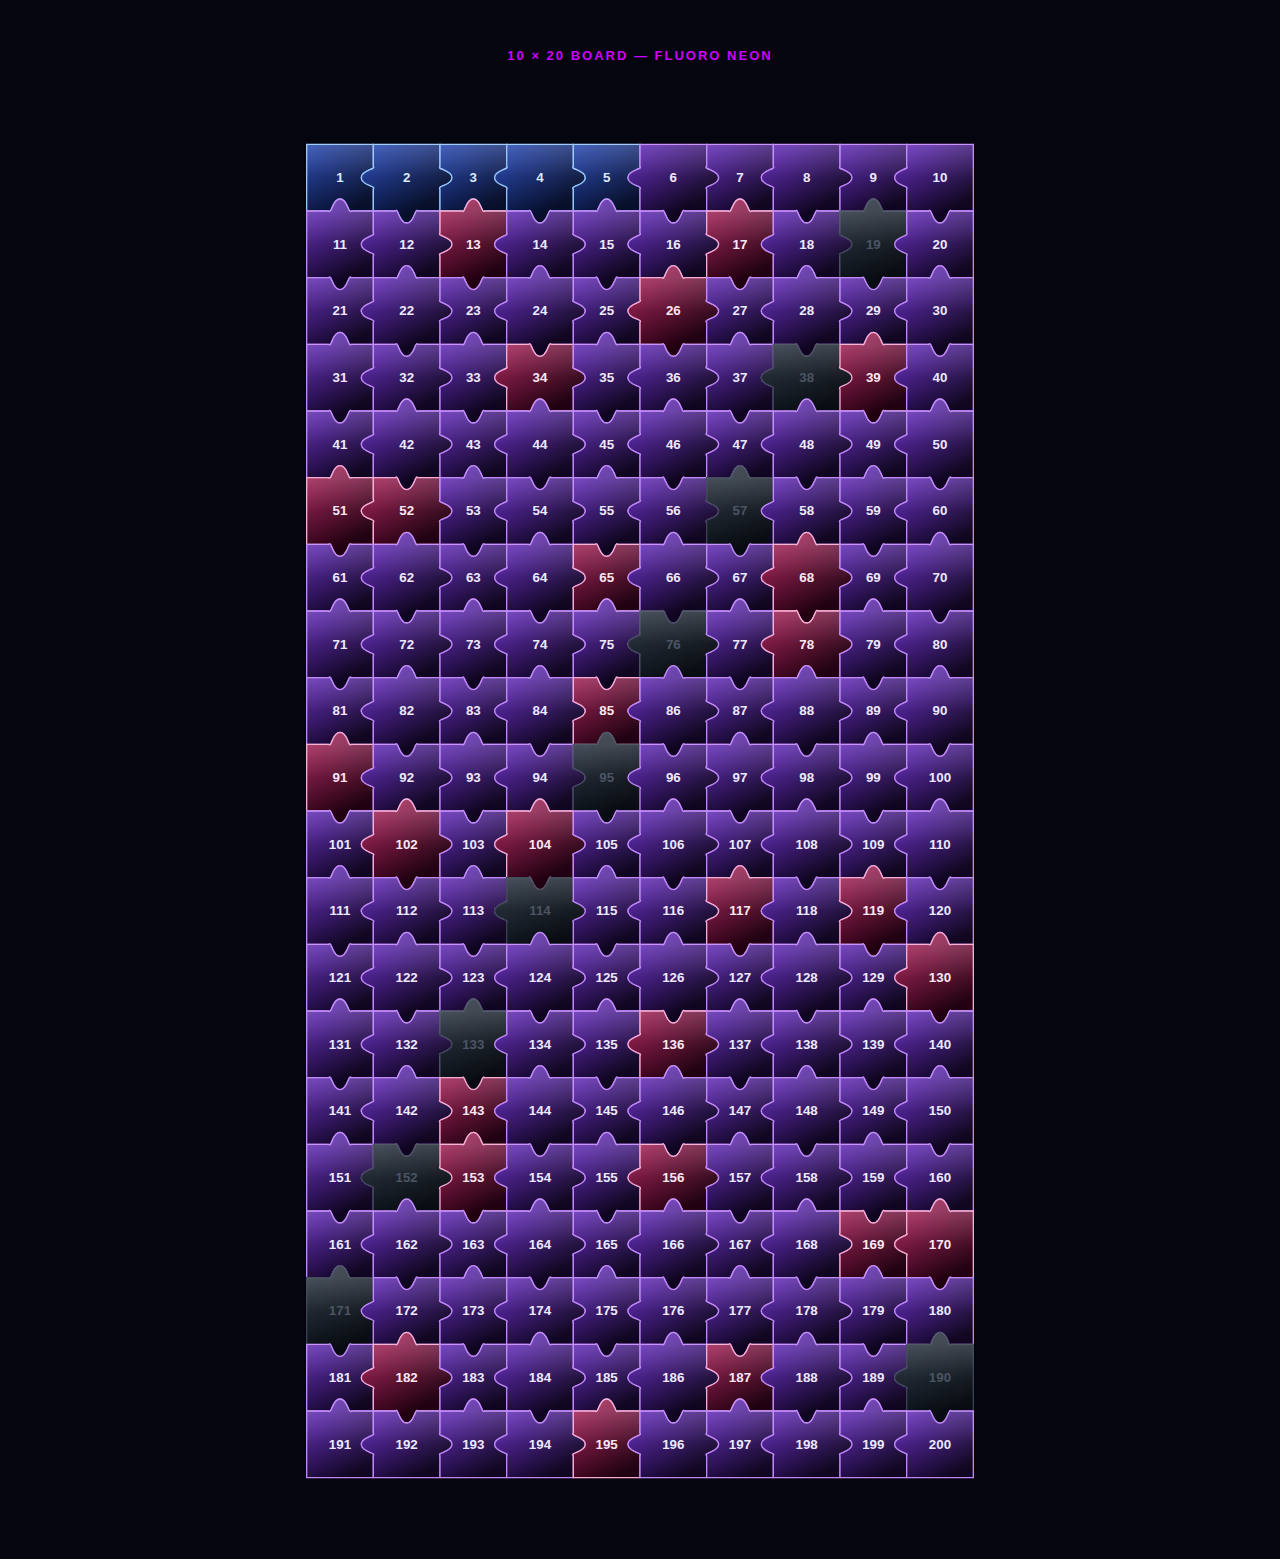
<file: puzzle-preview.html>
<!DOCTYPE html>
<html lang="en">
<head>
<meta charset="UTF-8">
<title>Puzzle Piece Preview — Neon</title>
<style>
  * { box-sizing: border-box; margin: 0; padding: 0; }
  body {
    background: #05050f;
    display: flex;
    flex-direction: column;
    align-items: center;
    gap: 48px;
    padding: 48px 24px;
    font-family: sans-serif;
    color: #ccc;
  }
  h2 { color: #cc00ff; letter-spacing: 2px; font-size: 13px; text-transform: uppercase; }

  /* Pastel glow pulses — soft, luminous halos */
  @keyframes pulse-purple {
    0%,100% { filter: drop-shadow(0 0 3px #c084fc66) drop-shadow(0 0 8px #c084fc33); }
    50%      { filter: drop-shadow(0 0 6px #c084fccc) drop-shadow(0 0 16px #c084fc66) drop-shadow(0 0 28px #c084fc22); }
  }
  @keyframes pulse-blue {
    0%,100% { filter: drop-shadow(0 0 3px #93c5fd66) drop-shadow(0 0 8px #93c5fd33); }
    50%      { filter: drop-shadow(0 0 6px #93c5fdcc) drop-shadow(0 0 16px #93c5fd66) drop-shadow(0 0 28px #93c5fd22); }
  }
  @keyframes pulse-pink {
    0%,100% { filter: drop-shadow(0 0 3px #f9a8d466) drop-shadow(0 0 8px #f9a8d433); }
    50%      { filter: drop-shadow(0 0 6px #f9a8d4cc) drop-shadow(0 0 16px #f9a8d466) drop-shadow(0 0 28px #f9a8d422); }
  }
  .neon-available { animation: pulse-purple 2.5s ease-in-out infinite; }
  .neon-team      { animation: pulse-blue   2.5s ease-in-out infinite; }
  .neon-sold      { animation: pulse-pink   2s   ease-in-out infinite; }
</style>
</head>
<body>

<h2>10 × 20 board — fluoro neon</h2>
<svg id="grid" viewBox="-25 -25 1050 2050" width="700" height="1400" style="overflow:visible"></svg>

<script>
const A=33, B=67, KD=18, KW=12, SH=5, SW=5;

function generateTabMap(cols, rows) {
  const rightTab  = Array.from({length:rows}, (_,r) =>
    Array.from({length:cols}, (_,c) => c < cols-1 ? (r*cols + c*7 + 3) % 2 === 0 : false));
  const bottomTab = Array.from({length:rows}, (_,r) =>
    Array.from({length:cols}, (_,c) => r < rows-1 ? (r+c) % 2 === 1 : false));
  return {rightTab, bottomTab};
}

function getPuzzlePath(col, row, tabMap, cols, rows) {
  const top    = row===0      ? null : !tabMap.bottomTab[row-1][col];
  const right  = col===cols-1 ? null :  tabMap.rightTab[row][col];
  const bottom = row===rows-1 ? null :  tabMap.bottomTab[row][col];
  const left   = col===0      ? null : !tabMap.rightTab[row][col-1];
  let d = 'M 0,0 ';
  if (top !== null) {
    const s = top ? 1 : -1;
    d += `L ${A},0 C ${A+SW},${s*SH} ${50-KW},${-s*KD} 50,${-s*KD} C ${50+KW},${-s*KD} ${B-SW},${s*SH} ${B},0 `;
  }
  d += 'L 100,0 ';
  if (right !== null) {
    const s = right ? 1 : -1;
    d += `L 100,${A} C ${100-s*SH},${A+SW} ${100+s*KD},${50-KW} ${100+s*KD},50 C ${100+s*KD},${50+KW} ${100-s*SH},${B-SW} 100,${B} `;
  }
  d += 'L 100,100 ';
  if (bottom !== null) {
    const s = bottom ? 1 : -1;
    d += `L ${B},100 C ${B-SW},${100-s*SH} ${50+KW},${100+s*KD} 50,${100+s*KD} C ${50-KW},${100+s*KD} ${A+SW},${100-s*SH} ${A},100 `;
  }
  d += 'L 0,100 ';
  if (left !== null) {
    const s = left ? 1 : -1;
    d += `L 0,${B} C ${s*SH},${B-SW} ${-s*KD},${50+KW} ${-s*KD},50 C ${-s*KD},${50-KW} ${s*SH},${A+SW} 0,${A} `;
  }
  d += 'L 0,0 Z';
  return d;
}

const NS = 'http://www.w3.org/2000/svg';
const svg = document.getElementById('grid');
const COLS=10, ROWS=20, TILE=100;
const tabMap = generateTabMap(COLS, ROWS);

// Shared defs (gradients + gloss)
const defs = document.createElementNS(NS, 'defs');

function addLinearGrad(id, x1, y1, x2, y2, stops) {
  const g = document.createElementNS(NS, 'linearGradient');
  g.setAttribute('id', id);
  g.setAttribute('x1', x1); g.setAttribute('y1', y1);
  g.setAttribute('x2', x2); g.setAttribute('y2', y2);
  g.setAttribute('gradientUnits', 'userSpaceOnUse');
  stops.forEach(([offset, color, opacity=1]) => {
    const s = document.createElementNS(NS, 'stop');
    s.setAttribute('offset', offset);
    s.setAttribute('stop-color', color);
    s.setAttribute('stop-opacity', opacity);
    g.appendChild(s);
  });
  defs.appendChild(g);
}

// Pastel purple, pink, mid blue — rich dark base with pastel stroke/glow
addLinearGrad('grad-available', 0, 0, 60, 100, [
  ['0%',   '#5b21b6'],   // purple-700
  ['100%', '#0f0520'],   // near-black purple
]);
addLinearGrad('grad-sold', 0, 0, 60, 100, [
  ['0%',   '#9d174d'],   // pink-700
  ['100%', '#200010'],   // near-black pink
]);
addLinearGrad('grad-held', 0, 0, 60, 100, [
  ['0%',   '#1f2937'],   // gray-800
  ['100%', '#080c12'],
]);
addLinearGrad('grad-team', 0, 0, 60, 100, [
  ['0%',   '#1e40af'],   // blue-800
  ['100%', '#060e2a'],   // near-black blue
]);
addLinearGrad('gloss', 0, 0, 0, 100, [
  ['0%',   'white', 0.18],
  ['50%',  'white', 0.04],
  ['100%', 'white', 0],
]);
svg.appendChild(defs);

// State assignment: vary across the board so all 3 states are visible
// top rows = available, scattered sold/team/held
function getTileState(n) {
  if (n <= 5) return 'team';
  if (n % 13 === 0 || n % 17 === 0) return 'sold';
  if (n % 19 === 0) return 'held';
  return 'available';
}

const stateConfig = {
  available: { grad: 'grad-available', stroke: '#c084fc', textFill: '#ede9fe', cls: 'neon-available' },  // pastel purple
  sold:      { grad: 'grad-sold',      stroke: '#f9a8d4', textFill: '#fce7f3', cls: 'neon-sold'      },  // pastel pink
  held:      { grad: 'grad-held',      stroke: '#374151', textFill: '#4b5563', cls: ''               },  // dim grey
  team:      { grad: 'grad-team',      stroke: '#93c5fd', textFill: '#dbeafe', cls: 'neon-team'      },  // mid blue
};

for (let r=0; r<ROWS; r++) {
  for (let c=0; c<COLS; c++) {
    const n = r*COLS + c + 1;
    const state = getTileState(n);
    const cfg = stateConfig[state];
    const pathD = getPuzzlePath(c, r, tabMap, COLS, ROWS);

    const g = document.createElementNS(NS, 'g');
    g.setAttribute('transform', `translate(${c*TILE},${r*TILE})`);
    if (cfg.cls) g.setAttribute('class', cfg.cls);
    // stagger animation delay
    if (cfg.cls) g.style.animationDelay = `${((n * 1.618) % 3).toFixed(2)}s`;

    // Base fill
    const base = document.createElementNS(NS, 'path');
    base.setAttribute('d', pathD);
    base.setAttribute('fill', `url(#${cfg.grad})`);
    base.setAttribute('stroke', cfg.stroke);
    base.setAttribute('stroke-width', '2');
    g.appendChild(base);

    // Gloss overlay
    const gloss = document.createElementNS(NS, 'path');
    gloss.setAttribute('d', pathD);
    gloss.setAttribute('fill', 'url(#gloss)');
    gloss.setAttribute('stroke', 'none');
    g.appendChild(gloss);

    // Number
    const txt = document.createElementNS(NS, 'text');
    txt.setAttribute('x','50'); txt.setAttribute('y','50');
    txt.setAttribute('text-anchor','middle'); txt.setAttribute('dominant-baseline','central');
    txt.setAttribute('fill', cfg.textFill);
    txt.setAttribute('font-size','20');
    txt.setAttribute('font-family','sans-serif');
    txt.setAttribute('font-weight','700');
    txt.textContent = n;
    g.appendChild(txt);

    svg.appendChild(g);
  }
}
</script>
</body>
</html>
</file>
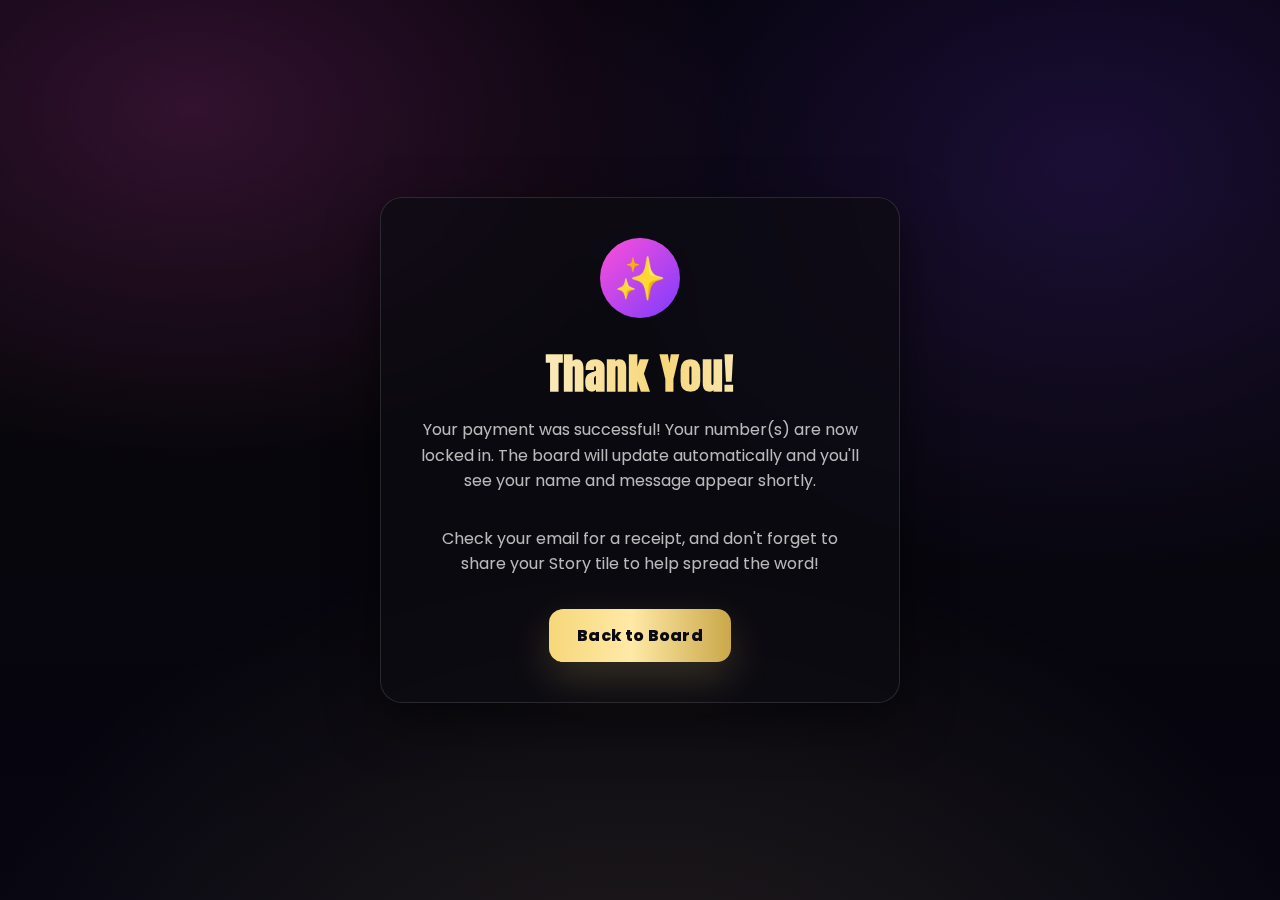
<file: public/success.html>
<!doctype html>
<html lang="en">
<head>
  <meta charset="UTF-8" />
  <meta name="viewport" content="width=device-width, initial-scale=1.0" />
  <title>Thank you! - Worlds Fundraiser</title>
  <link rel="preconnect" href="https://fonts.googleapis.com">
  <link rel="preconnect" href="https://fonts.gstatic.com" crossorigin>
  <link href="https://fonts.googleapis.com/css2?family=Anton&family=Poppins:wght@400;600;700&display=swap" rel="stylesheet">

  <style>
    :root{
      --bg:#07060a;
      --text:#ffffff;
      --muted:rgba(255,255,255,.72);
      --gold:#f6d77a;
      --pink:#ff4fd8;
      --purple:#7c3cff;
    }

    *{box-sizing:border-box}
    body{
      margin:0;
      font-family:Poppins, system-ui, -apple-system, Segoe UI, Roboto, Arial, sans-serif;
      color:var(--text);
      background:
        radial-gradient(900px 600px at 15% 12%, rgba(255,79,216,.18), transparent 60%),
        radial-gradient(900px 700px at 85% 18%, rgba(124,60,255,.18), transparent 60%),
        radial-gradient(1200px 900px at 50% 120%, rgba(246,215,122,.12), transparent 60%),
        linear-gradient(180deg, #040309 0%, #07060a 40%, #060511 100%);
      min-height:100vh;
      display:flex;
      align-items:center;
      justify-content:center;
      padding:20px;
    }

    .card{
      max-width:520px;
      border:1px solid rgba(255,255,255,.12);
      background:rgba(13,11,18,.72);
      backdrop-filter: blur(10px);
      border-radius:22px;
      box-shadow: 0 18px 50px rgba(0,0,0,.55);
      padding:40px;
      text-align:center;
    }

    .icon{
      width:80px; height:80px;
      margin:0 auto 24px;
      border-radius:50%;
      background:linear-gradient(135deg,var(--pink),var(--purple));
      display:flex;
      align-items:center;
      justify-content:center;
      font-size:42px;
    }

    h1{
      margin:0 0 12px;
      font-family:Anton, sans-serif;
      letter-spacing:.8px;
      font-size:42px;
      background:linear-gradient(90deg,var(--text) 0%, var(--gold) 55%, var(--text) 100%);
      -webkit-background-clip:text;
      background-clip:text;
      color:transparent;
    }

    p{
      color:var(--muted);
      line-height:1.6;
      margin:0 0 32px;
    }

    .btn{
      display:inline-flex;
      align-items:center;
      justify-content:center;
      gap:10px;
      border:0;
      cursor:pointer;
      border-radius:14px;
      padding:14px 28px;
      font-weight:800;
      letter-spacing:.2px;
      color:#0b0a10;
      background: linear-gradient(90deg, var(--gold) 0%, #ffe9a6 45%, #caa84a 100%);
      box-shadow: 0 16px 40px rgba(246,215,122,.18);
      transition: transform .12s ease;
      text-decoration:none;
    }
    .btn:active{transform: translateY(1px);}
  </style>
</head>
<body>
  <div class="card">
    <div class="icon">✨</div>
    <h1>Thank You!</h1>
    <p>
      Your payment was successful! Your number(s) are now locked in.
      The board will update automatically and you'll see your name and message appear shortly.
    </p>
    <p>
      Check your email for a receipt, and don't forget to share your Story tile to help spread the word!
    </p>
    <a href="/" class="btn">Back to Board</a>
  </div>
</body>
</html>
</file>
